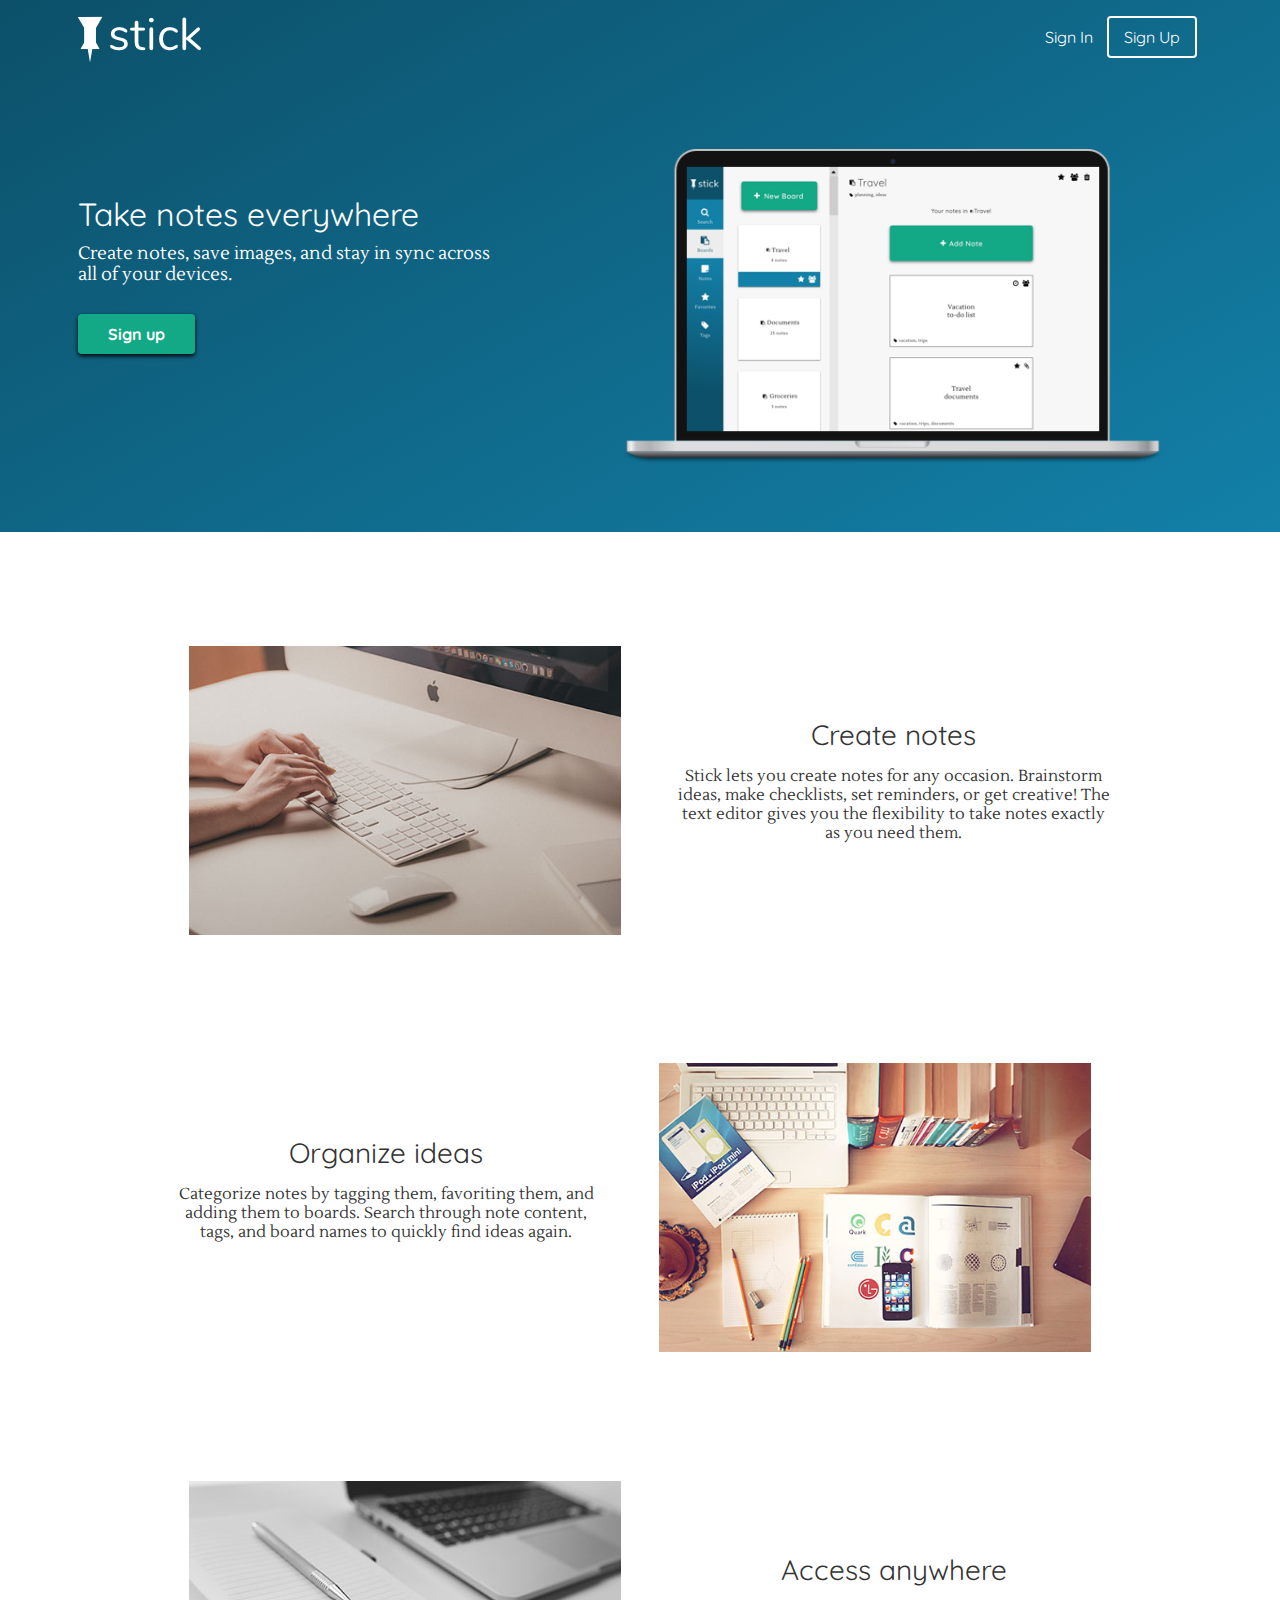
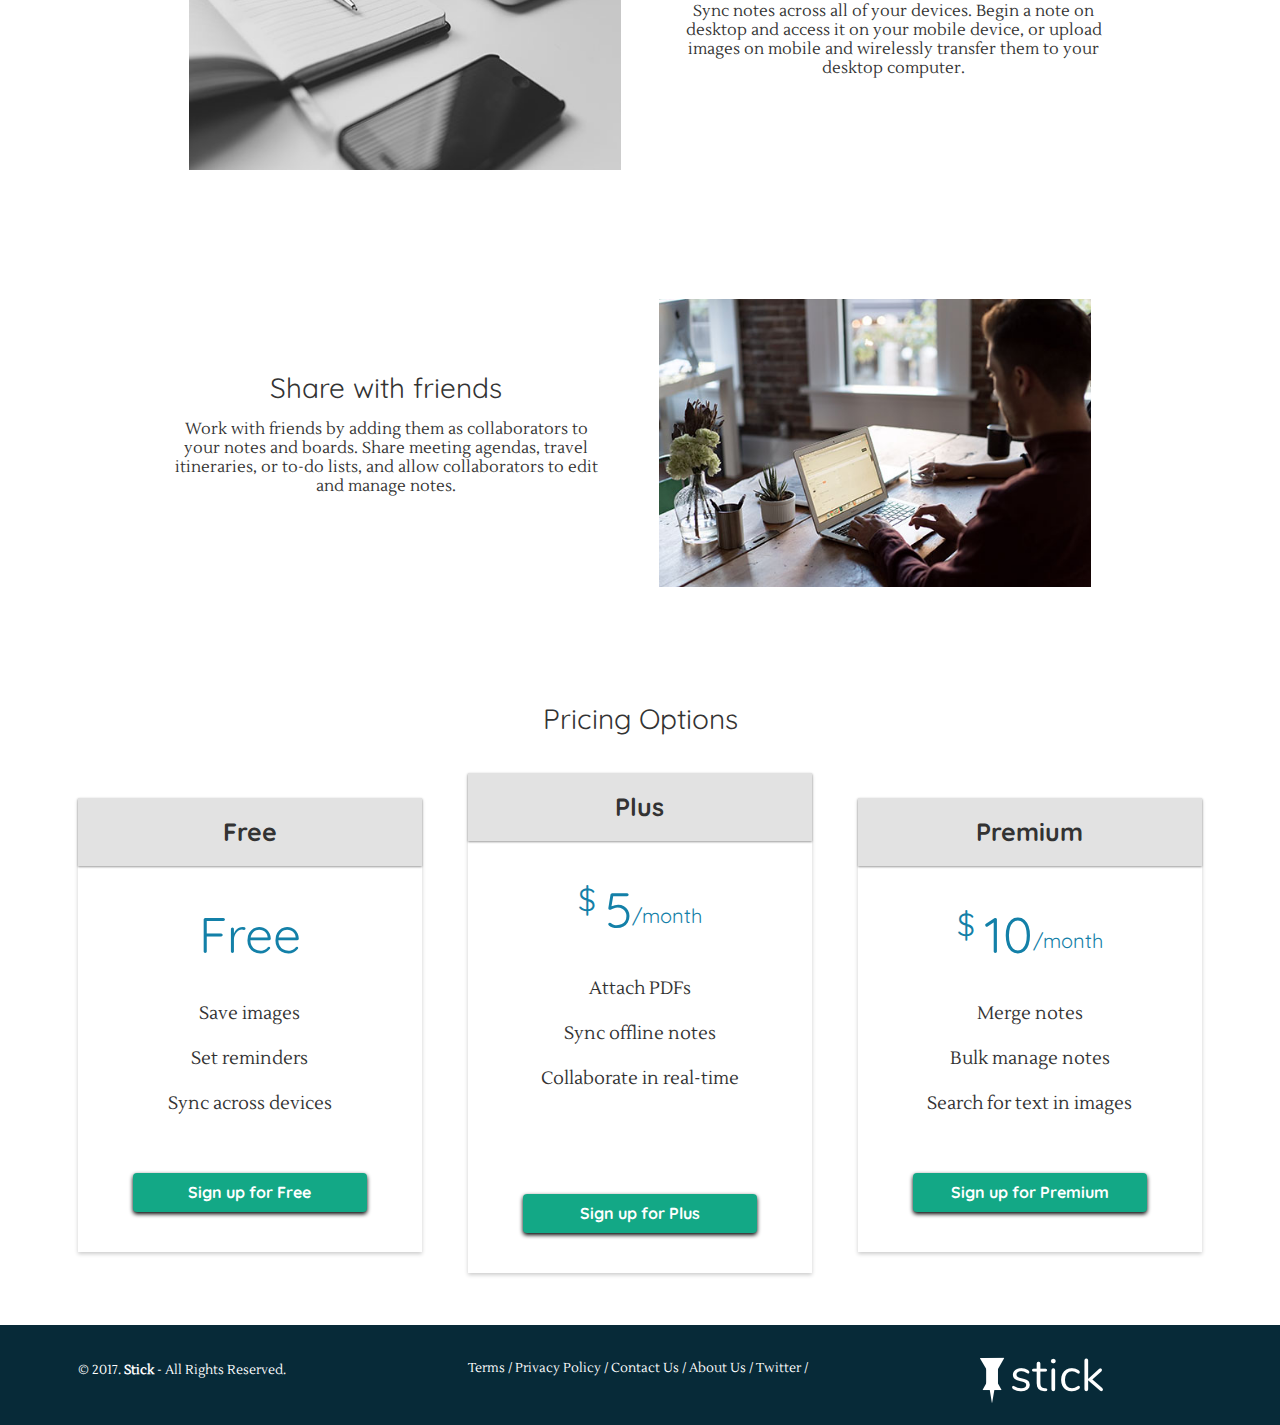
<file: index.html>
<!DOCTYPE html>
 <html lang="en-us">
 <head>
   <meta http-equiv="X-UA-Compatible" content="IE=Edge">
   <meta name="viewport" content="width=device-width, initial-scale=1">
   <meta charset="UTF-8">
   <title>Take notes everywhere | Stick</title>
  
  <!-- Google Fonts -->
  <link href="https://fonts.googleapis.com/css?family=Lustria|Quicksand:300,400" rel="stylesheet" type='text/css'>

   <!-- CSS -->
 <link rel="stylesheet" href="css/normalize.css">
 <link rel="stylesheet" href="css/animate.css">
 <link rel="stylesheet" href="css/style.css">
 <link rel="stylesheet" href="css/font-awesome.css">

 </head>
 <body>
  <header>
    <nav class="container">
      <div class="one-half">
        <a href="index.html" class="site-logo"><img src="images/Logo.png" alt="Stick" /> </a>
      </div>
      <div class="one-half">
        <ul>
          <li><a href="signin.html">Sign In</a></li>
          <li class="btn-outline"><a href="signup.html">Sign Up</a></li>
        </ul>
      </div>
    </nav> 
    <div class="container hero">
      <div class="one-half">
        <div class="herotext">
          <h1 class="animated fadeIn">Take notes everywhere</h1>
          <p>Create notes, save images, and stay in sync across all of your devices.</p>
          <a href="signup.html" class="btn">Sign up</a>
        </div>
      </div>
      <div class="one-half">
        <img src="images/Desktop.png" alt="Stick" />
      </div>
    </div>
  </header>
  <main>

    <!-- Benefits -->
    <section class="benefits">
      <ul class="container">
        <li class="full-width">
          <div class="one-half pull-left">
            <img src="images/notes.jpg" alt="Create notes" />
          </div>
          <div class="one-half text pull-right">
            <h2>Create notes</h2>
            <p>Stick lets you create notes for any occasion. Brainstorm ideas, make checklists, set reminders, or get creative! The text editor gives you the flexibility to take notes exactly as you need them.</p>
          </div>
        </li>
        <li class="full-width">
          <div class="one-half pull-right">
            <img src="images/organize.jpg" alt="Organize ideas" />
          </div>
          <div class="one-half text">
            <h2>Organize ideas</h2>
            <p>Categorize notes by tagging them, favoriting them, and adding them to boards. Search through note content, tags, and board names to quickly find ideas again.</p>
          </div>
        </li>
        <li class="full-width">
          <div class="one-half pull-left">
            <img src="images/anywhere.jpg" alt="Access anywhere" />
          </div>
          <div class="one-half text pull-right">
            <h2>Access anywhere</h2>
            <p>Sync notes across all of your devices. Begin a note on desktop and access it on your mobile device, or upload images on mobile and wirelessly transfer them to your desktop computer.</p>
          </div>
        </li>
        <li class="full-width">
          <div class="one-half pull-right">
            <img src="images/friends.jpg" alt="Share with friends" />
          </div>
          <div class="one-half text">
            <h2>Share with friends</h2>
            <p>Work with friends by adding them as collaborators to your notes and boards. Share meeting agendas, travel itineraries, or to-do lists, and allow collaborators to edit and manage notes.</p>
          </div>
        </li>
      </ul>
    </section>

    <!-- Pricing -->
    <section class="pricing">
      <div class="container">
        <h2>Pricing Options</h2>
      </div>
      <ul class="container">
        <li class="one-third">
          <div class="box">
            <h3>Free</h3>
            <h4>Free</h4>
            <ul>
              <li>Save images</li>
              <li>Set reminders</li>
              <li>Sync across devices</li>
            </ul>
            <a href="signup.html" class="btn">Sign up for Free</a>
          </div>
        </li>
        <li class="one-third">
          <div class="box middle">
            <h3>Plus</h3>
            <h4><span>$ </span>5<span class="month">/month</span></h4>
            <ul>
              <li>Attach PDFs</li>
              <li>Sync offline notes</li>
              <li>Collaborate in real-time</li>
            </ul>
            <a href="signup.html" class="btn">Sign up for Plus</a>
          </div>
        </li>
        <li class="one-third">
          <div class="box">
            <h3>Premium</h3>
            <h4><span>$ </span>10<span class="month">/month</span></h4>
            <ul>
              <li>Merge notes</li>
              <li>Bulk manage notes</li>
              <li>Search for text in images</li>
            </ul>
            <a href="signup.html" class="btn">Sign up for Premium</a>
          </div>
        </li>
      </ul>
    </section>
  </main>

  <!-- Footer -->
  <footer>
    <div class="container footer-nav-block">
      <div class="left-footer-block one-third">
        <p class="copyright-block">&copy; 2017. <strong>Stick</strong> - All Rights Reserved.</p>
      </div>
        <nav class="link-block middle-footer-block one-third">
          <ul>
            <li><a href="">Terms</a></li> /
            <li><a href="">Privacy Policy</a></li> /
            <li><a href="">Contact Us</a></li> /
            <li><a href="">About Us</a></li> /
            <li><a href="">Twitter</a></li> /
          </ul>
        </nav>
        <div class="right-footer-block one-third">
          <img class="logo" src="images/Logo.png" alt="Stick" />
        </div>
      </div>
  </footer>
 </body>
 </html>
</file>
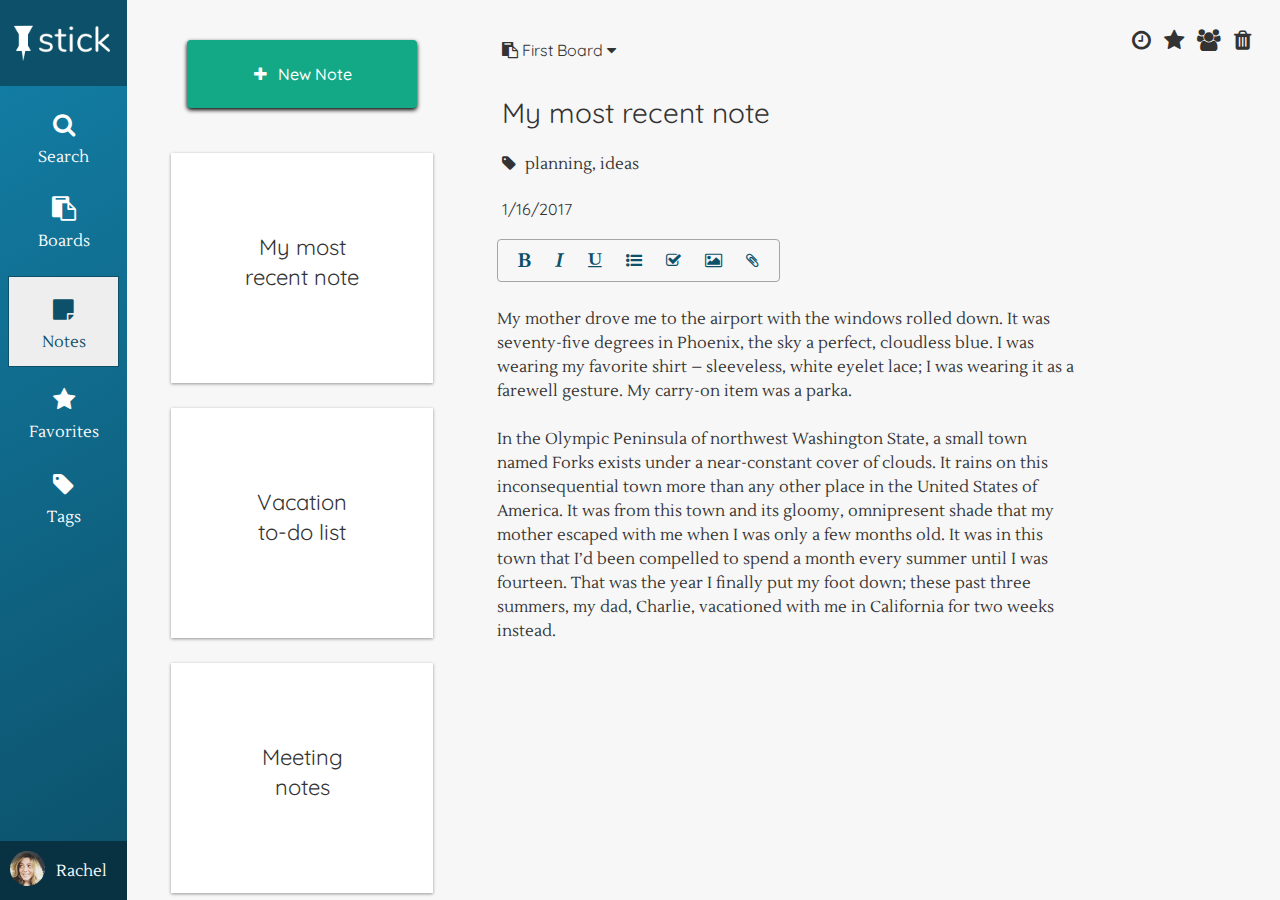
<file: boards.html>
<!DOCTYPE html>
<html lang="en-us">

<head>
    <meta http-equiv="X-UA-Compatible" content="IE=Edge">
    <meta name="viewport" content="width=device-width, initial-scale=1">
    <meta charset="UTF-8">

    <title>Boards | Stick</title>

    <!-- Google Fonts -->
    <link href="https://fonts.googleapis.com/css?family=Lustria|Quicksand:300,400,500" rel="stylesheet" type='text/css'>

    <!-- CSS -->
    <link rel="stylesheet" href="css/normalize.css">
    <link rel="stylesheet" href="css/style.css">
    <link rel="stylesheet" href="css/font-awesome.css">

</head>

<body class="dashboard">

   <!-- RESPONSIVE NAV -->
   <a class="hamburger" id="menu" href="#">&#9776;</a>
  
    <!-- LEFT NAV -->
    <div class="left-floating-nav">
      <nav id="left-nav" class="left-nav">
          <a href="#" class="site-logo"><img src="images/Logo.png" />
          </a>
          <div class="items">
              <ul>
                  <li><a href="#"><i class="fa fa-search"></i> Search</a>
                  </li>
                  <li><a href="#"><i class="fa fa-clipboard"></i> Boards</a>
                  </li>
                  <li class="active"><a class="active" href="#"><i class="fa fa-sticky-note" class="active"></i> Notes</a>
                  </li>
                  <li><a href="#"><i class="fa fa-star"></i> Favorites</a>
                  </li>
                  <li><a href="#"><i class="fa fa-tag"></i> Tags</a>
                  </li>
              </ul>
          </div>
          <div class="settings">
              <img src="images/user-image.jpg">
              <p>Rachel</p>
          </div>
      </nav>

      <section id="sidebar">
          <div class="sample-board">
              <div class="add-button">
                  <a href="#" class="btn add-btn"><i class="fa fa-plus"></i>New Note</a>
              </div>
          </div>
          <div class="sample-board">
              <div class="content-item">
                <div class="clickme">
                  <div class="item-box">
                      <p>My most recent note</p>
                      <div class="item-box-actions">
                          <div class="example-note-icons">
                              <i class="fa fa-clock-o"></i>
                              <i class="fa fa-star"></i>
                              <i class="fa fa-users"></i>
                          </div>
                      </div>
                  </div>
                </div>
              </div>
              <div class="content-item">
                <div class="clickme">
                  <div class="item-box">
                      <p>Vacation
                          <br>to-do list</p>
                      <div class="item-box-actions">
                          <div class="example-note-icons">
                              <i class="fa fa-clock-o"></i>
                              <i class="fa fa-star"></i>
                              <i class="fa fa-users"></i>
                          </div>
                      </div>
                      </div>
                  </div>
              </div>
                  <div class="content-item">
                    <div class="clickme">
                      <div class="item-box">
                          <p>Meeting notes</p>
                          <div class="item-box-actions">
                              <div class="example-note-icons">
                                  <i class="fa fa-clock-o"></i>
                                  <i class="fa fa-star"></i>
                                  <i class="fa fa-users"></i>
                              </div>
                          </div>
                          </div>
                      </div>
                  </div>
      </section>
    </div>

    <main role="main">


        <!-- Content -->
        
        <section class="main-content">
            <div class="note-icons">
                <i class="fa fa-clock-o"></i>
                <i class="fa fa-star"></i>
                <i class="fa fa-users"></i>
                <i class="fa fa-trash"></i>
            </div>
            <div class="board-dropdown">
                <i class="fa fa-clipboard"></i>
                <p>First Board</p>
                <i class="fa fa-caret-down"></i>
            </div>
            <h2 class="note-name">
      My most recent note
      </h2>
            <div class="tags">
                <i class="fa fa-tag"></i>
                <p>planning, ideas</p>
            </div>
            <p class="date">
                1/16/2017
            </p>
            <div class="text-edit">
                <i class="fa fa-bold"></i>
                <i class="fa fa-italic"></i>
                <i class="fa fa-underline"></i>
                <i class="fa fa-list-ul"></i>
                <i class="fa fa-check-square-o"></i>
                <i class="fa fa-image"></i>
                <i class="fa fa-paperclip"></i>
            </div>
            <p class="note-text">
                My mother drove me to the airport with the windows rolled down. It was seventy-five degrees in Phoenix, the sky a perfect, cloudless blue. I was wearing my favorite shirt – sleeveless, white eyelet lace; I was wearing it as a farewell gesture. My carry-on item was a parka.
                <br>
                <br> In the Olympic Peninsula of northwest Washington State, a small town named Forks exists under a near-constant cover of clouds. It rains on this inconsequential town more than any other place in the United States of America. It was from this town and its gloomy, omnipresent shade that my mother escaped with me when I was only a few months old. It was in this town that I’d been compelled to spend a month every summer until I was fourteen. That was the year I finally put my foot down; these past three summers, my dad, Charlie, vacationed with me in California for two weeks instead.
            </p>
        </section>
    </main>
    <script src="https://code.jquery.com/jquery-2.1.3.min.js"></script>
    <script type="text/javascript">
    </script>
    <script>
        $('.item-box').hover(
            function() {
                $(this).find('.item-box-actions').toggle();
            }
        );
        $( ".clickme" ).click(function() {
          if ($(window).width() < 500) {
            $( ".left-floating-nav" ).hide();
            $('#menu').show();
          };
        });

        $( "#menu" ).click(function() {
          $( ".left-floating-nav" ).show();
          $(this).hide();
        });
    </script>
</body>

</html>
</file>
<file: css/style.css>
html, body {
  overflow-x: hidden;
}

body {
  font-family: "Lustria", Helvetica, Arial, sans-serif;
  color:#333333;
}

h1, h2, h3, h4, h5, h6 {
  font-family: "Quicksand", Helvetica, Arial, sans-serif;
}

h2 {
  font-size: 28px;
  font-weight: normal;
  margin-bottom: 5px;
}

p {
  font-size: 16px;
  line-height: 19px;
  font-weight: 400;
}

/* GRID */

.container {
  margin-right: auto;
  margin-left: auto;
  padding-left: 15px;
  padding-right: 15px;
  position: relative;
}

.container:before,
.container:after {
  content: "";
  display: table;
}

.container:after {
  clear:both;
}

.one-half, .one-third, .one-fourth {
  width: 96%;
  float: left;
  position: relative;
  min-height: 1px;
  margin: 0 2% 20px;
}

@media (min-width: 100px) {
  .one-fourth > img {
  height: 250px;
  width: 350px;
 }
}

@media (min-width: 768px) {
  .container {
    width: 750px;
  }
  header .one-half {
    width: 46%;
  }
}


@media (min-width: 992px) {
  .container {
    width: 970px;
  }

  .one-half {
    width: 46%;
  }

  .one-half.pull-right {
    float:right;
  }

  .one-half.pull-left {
    float: left;
  }

  .one-half > img {
    width: 100%; 
    height: auto;
    overflow: hidden;
  }

  .one-half.text {
    margin: 50px auto 0px;
    width: 46%;
  }


  .one-third {
    width: 29.3333%;
  }

  .one-fourth {
    width: 21%;
  }

  .full-width {
    max-width: 940px;
    padding: 50px;
  }
}

@media (min-width: 1200px){
  .container {
    width: 1170px;
  }
}

/* HEADER */
header{
  color: #FFFFFF;
  background-image: linear-gradient(-209deg, #0C5069 0%, #1380A8 100%);
}

header nav {
  padding: 1em 0;
  font-family: "Quicksand";
}

header nav ul {
  display: inline;
  text-align: right;
  float: right;
  margin: 0;
}

header nav ul > li {
  list-style-type: none;
  display: inline-block;
  margin: 0 5px;
}

header nav ul > li.btn-outline {
  padding: 10px 15px;
  border: 2px solid #FFFFFF;
  border-radius: 4px;
}

header nav ul > li.btn-outline:hover {
  background: #FFFFFF;
}

header nav ul > li > a {
  color: #FFFFFF;
  text-decoration: none;
}

header nav ul > li.btn-outline:hover > a {
  color: #34495E;
}

header .hero {
  text-align: left;
  display: block;
  position: relative;
}

header .hero h1 {
  font-size: 32px;
  font-weight: normal;
  margin: 95px 0 0;
}

header .hero p {
  font-size: 18px;
  line-height: 21px;
  font-weight: 400;
  margin: 10px 0 40px;
  width: 80%;
}

header .hero img {
  display: block;
  margin: 3em auto;
  width: 100%;
  max-height: 100%;
  position: relative;
  left: -40px;
}

/* BUTTONS */

.btn {
  border-radius: 4px;
  color: #FFFFFF;
  font-weight: 700;
  text-decoration: none;
  padding: 10px 30px;
  background: #13A886;
  box-shadow: 0px 2px 4px 0px #000000;
  font-family: "Quicksand";
}

 /* BENEFITS */
 .benefits {
   text-align: center;
   display: block;
   position: relative;
 }
 .benefits ul {
   margin: 0 auto;
   padding:4em 0;
 }
 .benefits ul li {
   list-style-type: none;
   display: inline-block;
 }

  /* PRICING */
 .pricing {
   text-align: center;
   margin-top: -50px;
 }

 .pricing ul {
   margin: 0 auto;
   padding: 2em 0;
 }
 .pricing ul li {
   list-style-type: none;
 }

  .box {
   padding: 0 15px 15px;
   background: #FFFFFF;
   box-shadow: 0px 2px 4px 0px rgba(0,0,0,0.20);
   min-height: 439px;
   position: relative;
   margin-top: 25px;
 }

 .box.middle {
   min-height: 485px;
   margin-top: 0px;
 }
 .box h3 {
   font-family: "Quicksand", Helvetica, Arial, sans-serif;
   background: #E2E2E2;
   box-shadow: 0px 1px 2px 0px rgba(0,0,0,0.40);
   left: 0;
   right: 0;
   top: 0;
   text-align: center;
   margin: 0 -15px 40px;
   padding: 20px 0;
   font-size: 25px;
 }

 .box h4 {
   font-size:50px;
   font-weight: 400;
   margin:40px 0 10px;
   color:#1380A8;
 }
 .box h4 span {
   font-size:32px;
   vertical-align: top;
 }
 .box h4 span.month {
   font-family: "Quicksand", Helvetica, Arial, sans-serif;
   color:#1380A8;
   font-size:20px;
   vertical-align: middle;
 }
 .box ul li {
   font-size:18px;
   margin-top: -10px;
   margin-bottom:20px;
   font-weight: 100;
   line-height: 35px;
 }

  .box .btn {
   position: absolute;
   bottom: 40px;
   left: 55px;
   right: 55px;
 }

/* FOOTER */
 footer {
   background-image: linear-gradient(-209deg, #0C5069 0%, #1380A8 100%);
   color: #FFFFFF;
   height: 150px;
   position: relative;
   overflow: hidden;
   z-index: 0;
   background: #072A38;
 }
 footer p, footer nav ul {
   font-size: 13px;
   text-align: center;
   margin: 10px auto 0;
 }
 footer nav ul li {
   list-style-type: none;
   display: inline;
 }
 footer nav ul li a {
   color:#FFFFFF;
   text-decoration: none;
 }
 footer .logo{
   padding: 2.35em 0;
   margin: 0 auto;
   display: block;
}

 @media (min-width: 992px){
   footer{
     height: 100px;
   }

   footer p, footer nav ul {
     padding: 2em 0;
     text-align: left;
   }
   footer .logo{
     padding: 2em 0 2em 1.5em;
   }
 }


@media (max-width: 700px){

  .one-half {
      width: 98%;
    }

  .one-half ul {
    width: 50%;
  }

  header nav ul > li {
   margin: 0 2px;
  }

  header .hero p {
    text-align: center;
    font-size: 18px;
    line-height: 21px;
    font-weight: 400;
    margin: 10px auto 40px;
    width: 80%;
  }

  header .hero h1 {
    font-size: 30px;
    font-weight: normal;
    margin: 25px auto 0;
    text-align: center;
  }

  header .hero .btn {
    display: block;
    border-radius: 4px;
    color: #FFFFFF;
    font-weight: 700;
    text-decoration: none;
    padding: 10px 30px;
    background: #13A886;
    box-shadow: 0px 2px 4px 0px #000000;
    font-family: "Quicksand";
    margin: 0 auto;
    text-align: center;
    width: 20%;
  }

  header .hero img {
    position: initial;
    }

  .full-width {
    margin-bottom: 100px;
  }

  .full-width img {
    width: 80%;
  }

  .full-width p {
    display: inline-block;
    width: 75%;
  }

  .site-logo {
    float: left;
    display: inline-block;
    margin-top: 5px;
  }

  .one-half ul {
    display: inline-block;
    float: right;
    margin-top: -70px;
  }

  .full-width {
    margin-bottom: 50px;
  }

   footer{
   background: #072A38;
   height: 150px;
   }

   footer .one-third {
    margin: 0 auto;
    text-align: center;
   }

   footer .logo{
     margin: 10px auto 0;
     padding: 0;
   }
}

 /* DASHBOARD */
 .dashboard {
   background:#F7F7F7;
 }
 .left-nav {
   height: 100vh;
   width:127px;
   color:#FFFFFF;
   background-image: linear-gradient(-209deg, #1380A8 0%, #0C5069 100%);
   float:left;
   display:block;
 }
 .left-nav .site-logo {
   padding:20px 0;
   background:#0C5069;
   display:block;
   text-align: center;
 }

 .left-nav .site-logo img {
   padding:5px 3px 5px 0;
   margin: 0 auto;
   background:#0C5069;
   display:block;
   text-align: center;
   width: 75%;
 }

 .left-nav .items {
   padding: 5% 6% 0;
 }
 .left-nav .items ul {
   margin:0 0 40px;
   padding:0;
 }
 .left-nav .items ul li {
   list-style-type: none;
   display: block;
 }
 .left-nav .items ul li a {
   color:#FFFFFF;
   text-decoration: none;
   font-weight: 100;
   margin: 10px auto 15px;
   display: block;
   text-align: center;
   padding-bottom: 10px;
 }
 .left-nav .items ul li a i {
   width:25px;
   text-align: center;
   margin: 20px auto 12px;
   display: block;
   font-size: 1.5em;
 }

  /* LEFT NAVBAR SETTINGS */
 .left-nav .settings {
   position:absolute;
   background:#083242;
   width:127px;
   bottom:0;
   left:0;
   right:0;
   padding:10px 0;
 }
 .left-nav .settings img {
   height:35px;
   width:35px;
   border-radius: 50%;
   margin-left:10px;
   display: inline-block;
 }
 .left-nav .settings p {
   display: inline-block;
   vertical-align: top;
   padding-top: 11px;
   font-weight: 400;
   margin:0 0 0 7px;
 }


  /* CONTENT */
 #sidebar {
   margin: 0;
   width: 350px;
   position: relative;
   float: left;
   height: 100vh;
   overflow: scroll;
 }

 #sidebar .add-button {
    padding: 20px 60px;
 }

 .add-btn {
    margin: 0 auto;
    padding: 25px 0;
    font-weight: 500;
    display: block;
    text-align: center;
 }

 .add-btn i {
   width:16px;
   margin-right: 10px;
}

 .sample-board
 {  
    margin: 20px auto;
 }

 .sample-board .content-item
 {  
    width: 75%;
 }
 
 .content-item {
   width:100%;
   margin: 25px auto;
   display:block;
 }
 
 .item-box {
   width:100%;
   display:block;
   height:230px;
   background: #FFFFFF;
   box-shadow: 0px 1px 3px 0px rgba(0,0,0,0.40);
   position: relative;
   overflow: hidden;
 }
 .item-box-actions {
    display: none;
    width: 100%;
    background: #1380A8;
    color: #ffffff;
    height: 50px;
    margin: -35px 0;
}

  .example-note-icons {
    float:right;
    margin: 6%;
    font-size: 20px;
  }

  .item-box-actions .fa {
    margin: 0 2px;
  }

 .item-box p {
   font-family: Quicksand;
   font-size: 22px;
   display: block;
   margin: 30% 0;
   text-align: center;
   padding: 0 25%;
   line-height: 30px;
 }

/* Main Content */

.main-content {
    width:calc(100% - 477px); 
    margin-left: 477px;
    height: 100vh;
}

.note-icons {
    float: right;
    font-size: 22px;
    margin: 25px;
}

.note-icons i {
    margin: 4px;
    font-size: 22px;
}

.board-dropdown {
    display: inline-block;
    margin: 25px 25px 0;
}

.board-dropdown > p {
    font-family: Quicksand;
    display: inline-block;
}

.note-name {
    margin: 20px 25px;
    padding-top: 1px;
}

.tags {
    margin: 10px 25px;
}

.tags > p {
    display: inline-block;
    margin: 5px 5px;
    padding-top: 1px;
}

.date {
    font-family: Quicksand;
    margin: 20px 25px;
    padding-top: 1px;
}

.text-edit {
  border-radius: 4px;
  padding: 10px 10px;
  border: solid 1px #a5a5a5;
  margin: 0 20px;
  display: inline-block;
  
}

.text-edit i {
  margin: 2px 10px;
  color: #0C5069;
}

.note-text {
    display: inline-block;
    width: 72%;
    margin: 25px 25px 0 20px;
    line-height: 24px;
    padding-right: 15px;
}

.left-nav .items ul li .active {
    color: #0C5069;
    background-color: #eeeeee;
    padding-bottom: 15px;
    border: solid 1px;
}

 .hamburger {
    display: none;
  }


/* MEDIA QUERIES */

 /* Larger Mobile Devices */
 @media (max-width:500px) {
   #sidebar {
    width: 245px;
    float:right;
    display: inline-block;
    margin-right: 10px;
    overflow: scroll;
   }
   #sidebar .add-button {
    padding: 20px 40px 10px;
  }
  .add-btn i {
    margin-right: 9px;
    margin-left: -10px;
  }
   .left-nav{
    display: inline-block;
    width: 110px;
  }
  .left-nav .site-logo {
    width: 110px;
    margin-top: 0;
    margin-bottom: 10px
  }
    .left-nav .settings {
    width: 110px;
  }
  .left-nav .settings p {
    margin: 0 0 0 2px;
  }
  .item-box {
    height: 175px;
  }

  .item-box p {
    height: 200px;
    font-size: 17px;
  }

  .sample-board .content-item {
    width: 85%;
}

  .main-content {
      overflow: hidden;
  }

  .hamburger {
    display: none;
  }

  #menu{
    text-decoration: none;
    position: absolute;
    display: inline-block;
    font-size: 25px;
    color: #1380a8;
    margin: 15px;
  }

 }

 /* Note content on mobile */


  @media (max-width:500px) {
    .left-floating-nav {
      display:block;
    }
   .left-nav{
    width: 110px;
    }
    #sidebar {
      width: calc(100% - 120px);
    }
    .main-content {
      margin: 0 0px 30px 30px;
      width: auto;
      overflow: scroll;

    }
    .note-text {
      width: 80%;
    }
    #menu {
      display: none;
    }
    .hamburger {
    display: initial;
  }
  .sample-board .content-item {
    width: 75%;
  }
  .item-box p {
    margin: 26% 0;
  }
  .board-dropdown{
    margin: 4px 25px 0;
  }
  .note-icons{
  margin: 15px 25px 25px 0;
  }
}
</file>
